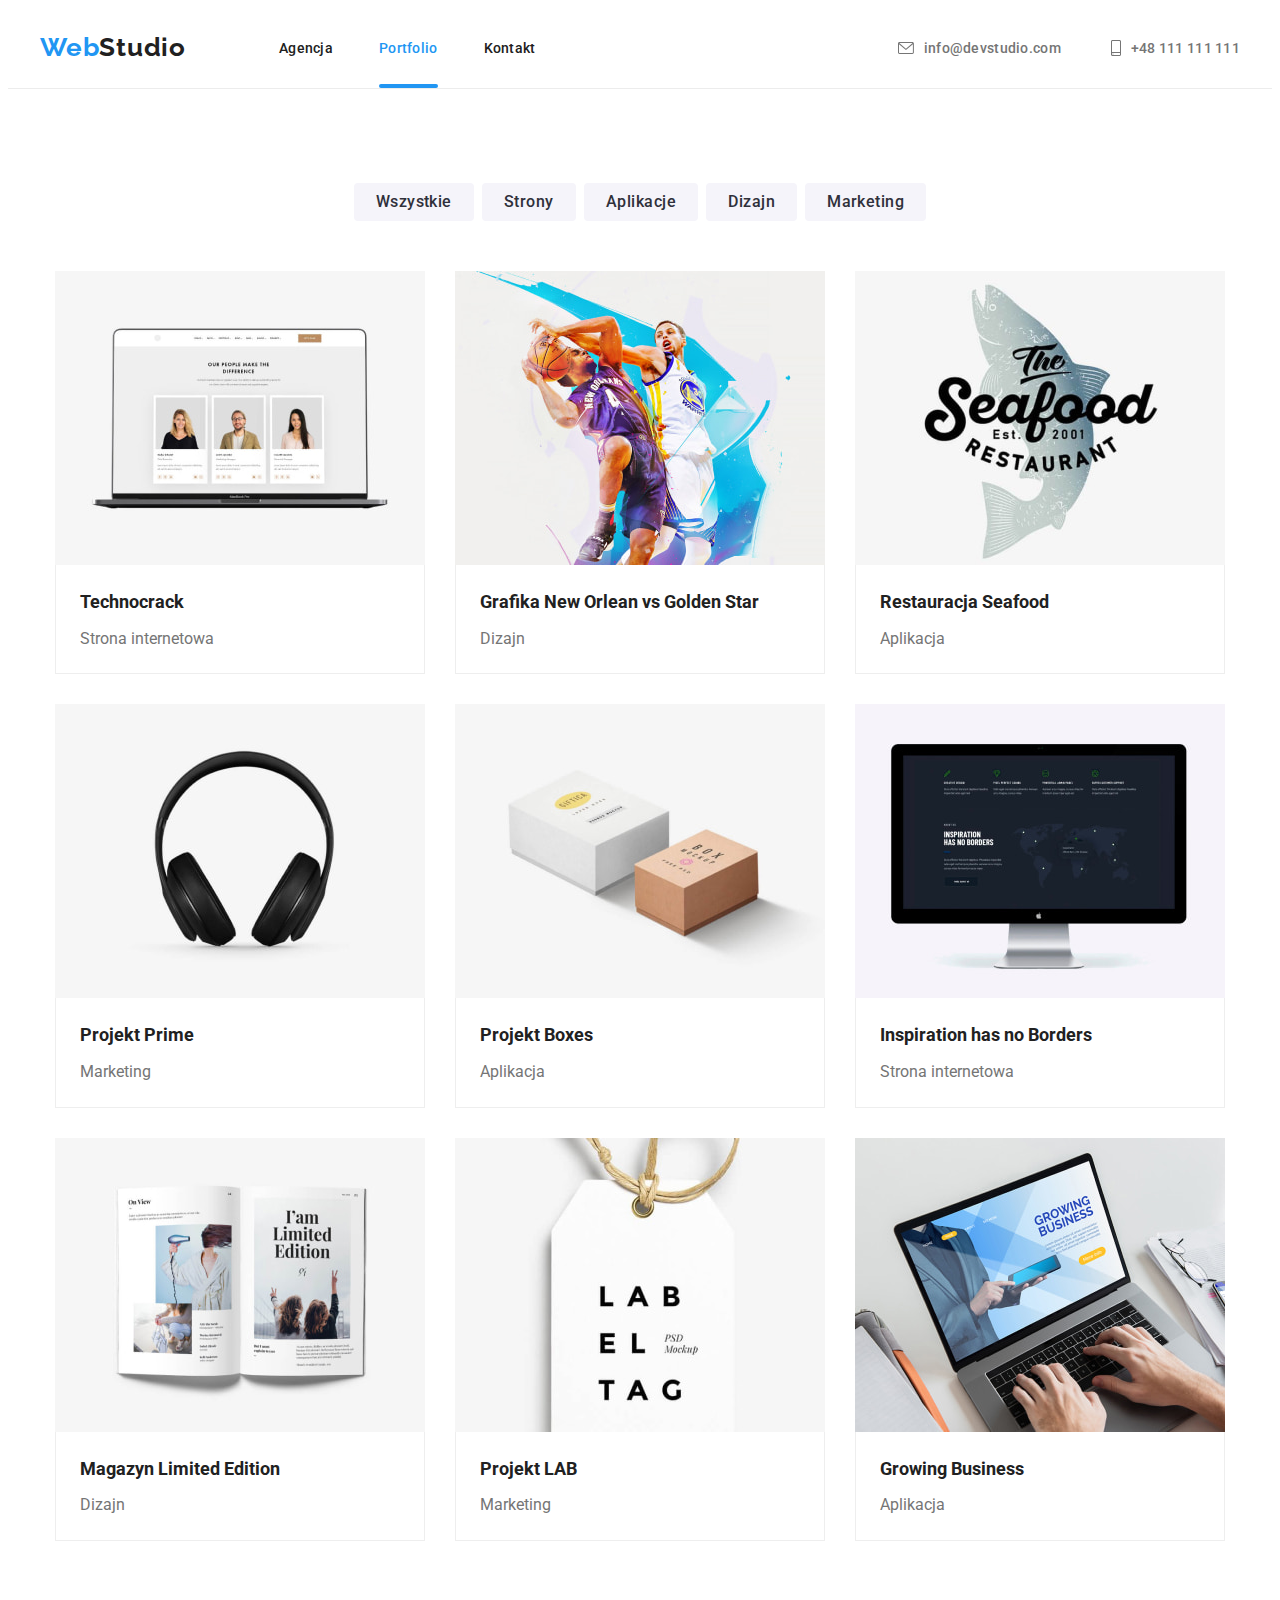
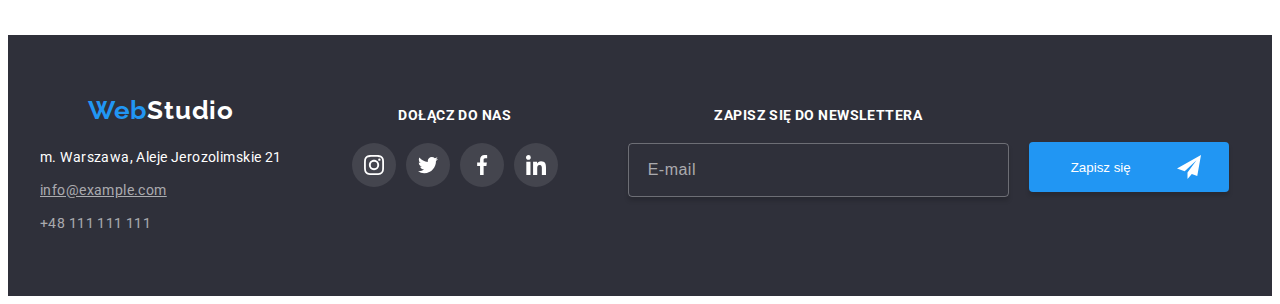
<file: portfolio.html>
<!DOCTYPE html>
<html lang="pl">
  <head>
    <meta charset="UTF-8" />
    <meta http-equiv="X-UA-Compatible" content="IE=edge" />
    <meta name="viewport" content="width=device-width, initial-scale=1.0" />
    <title>Portfolio</title>
    <link
      rel="stylesheet"
      href="https://cdnjs.cloudflare.com/ajax/libs/modern-normalize/1.1.0/modern-normalize.min.css"
      integrity="sha512-wpPYUAdjBVSE4KJnH1VR1HeZfpl1ub8YT/NKx4PuQ5NmX2tKuGu6U/JRp5y+Y8XG2tV+wKQpNHVUX03MfMFn9Q=="
      crossorigin="anonymous"
      referrerpolicy="no-referrer"
    />
    <link
      href="https://fonts.googleapis.com/css2?family=Raleway:wght@700&family=Roboto:wght@400;500;700;900&display=swap"
      rel="stylesheet"
    />
    <link href="./css/main.min.css" rel="stylesheet" />
  </head>
  <body>
    <header class="header-border">
      <div class="container container--header">
        <nav class="main-nav">
          <a class="main-nav__logo" href="./index.html"
            >Web<span class="main-nav__logo main-nav__logo--black"
              >Studio</span
            ></a
          >
          <ul class="main-nav__links">
            <li>
              <a class="main-nav__links-item" href="./index.html">Agencja</a>
            </li>
            <li>
              <a
                class="main-nav__links-item main-nav__links-item--underline"
                href="./portfolio.html"
                >Portfolio</a
              >
            </li>
            <li><a class="main-nav__links-item" href="#">Kontakt</a></li>
          </ul>
        </nav>
        <div class="contact-links">
          <a class="contact-links__item" href="mailto:info@devstudio.com">
            <svg class="contact-links__icon" width="16" height="12">
              <use href="./images/icons.svg#icon-envelope"></use>
            </svg>
            info@devstudio.com</a
          >
          <a class="contact-links__item" href="tel:+48111111111">
            <svg class="contact-links__icon" width="10" height="16">
              <use href="./images/icons.svg#icon-smartphone"></use>
            </svg>
            +48 111 111 111</a
          >
        </div>
      </div>
    </header>
    <main class="section">
      <div class="container">
        <ul class="filter__list">
          <li>
            <button class="filter__button" type="button">Wszystkie</button>
          </li>
          <li><button class="filter__button" type="button">Strony</button></li>
          <li>
            <button class="filter__button" type="button">Aplikacje</button>
          </li>
          <li><button class="filter__button" type="button">Dizajn</button></li>
          <li>
            <button class="filter__button" type="button">Marketing</button>
          </li>
        </ul>
      </div>
      <div class="container">
        <ul class="grid">
          <li>
            <figure class="grid__item" tabindex="0">
              <div class="grid__container">
                <img
                  src="./images/portfolio1.jpg"
                  alt="screen of a laptop"
                  width="370"
                  height="294"
                />
                <div class="grid__image-overlay">
                  <p>
                    Technocrack jest popularną platformą wykorzystywaną do
                    rozpowszechniania koronawirusa. Firmy wykorzystują tę
                    platformę do celów szpiegowskich i ataków na
                    niezabezpieczone serwery konkurencji
                  </p>
                </div>
              </div>
              <figcaption>
                <span class="grid__image-caption">Technocrack</span>
                <span class="grid__image-caption grid__image-caption--smaller"
                  >Strona internetowa</span
                >
              </figcaption>
            </figure>
          </li>
          <li>
            <figure class="grid__item" tabindex="0">
              <div class="grid__container">
                <img
                  src="./images/portfolio2.jpg"
                  alt="design of people playing basketball"
                  width="370"
                  height="294"
                />
                <div class="grid__image-overlay">
                  <p>
                    Technocrack jest popularną platformą wykorzystywaną do
                    rozpowszechniania koronawirusa. Firmy wykorzystują tę
                    platformę do celów szpiegowskich i ataków na
                    niezabezpieczone serwery konkurencji
                  </p>
                </div>
              </div>
              <figcaption>
                <span class="grid__image-caption"
                  >Grafika New Orlean vs Golden Star</span
                >
                <span class="grid__image-caption grid__image-caption--smaller"
                  >Dizajn</span
                >
              </figcaption>
            </figure>
          </li>
          <li>
            <figure class="grid__item" tabindex="0">
              <div class="grid__container">
                <img
                  src="./images/portfolio3.jpg"
                  alt="logo of a restaurant"
                  width="370"
                  height="294"
                />
                <div class="grid__image-overlay">
                  <p>
                    Technocrack jest popularną platformą wykorzystywaną do
                    rozpowszechniania koronawirusa. Firmy wykorzystują tę
                    platformę do celów szpiegowskich i ataków na
                    niezabezpieczone serwery konkurencji
                  </p>
                </div>
              </div>
              <figcaption>
                <span class="grid__image-caption">Restauracja Seafood</span>
                <span class="grid__image-caption grid__image-caption--smaller"
                  >Aplikacja</span
                >
              </figcaption>
            </figure>
          </li>
          <li>
            <figure class="grid__item" tabindex="0">
              <div class="grid__container">
                <img
                  src="./images/portfolio4.jpg"
                  alt="headphones"
                  width="370"
                  height="294"
                />
                <div class="grid__image-overlay">
                  <p>
                    Technocrack jest popularną platformą wykorzystywaną do
                    rozpowszechniania koronawirusa. Firmy wykorzystują tę
                    platformę do celów szpiegowskich i ataków na
                    niezabezpieczone serwery konkurencji
                  </p>
                </div>
              </div>
              <figcaption>
                <span class="grid__image-caption">Projekt Prime</span>
                <span class="grid__image-caption grid__image-caption--smaller"
                  >Marketing</span
                >
              </figcaption>
            </figure>
          </li>
          <li>
            <figure class="grid__item" tabindex="0">
              <div class="grid__container">
                <img
                  src="./images/portfolio5.jpg"
                  alt="designed boxes"
                  width="370"
                  height="294"
                />
                <div class="grid__image-overlay">
                  <p>
                    Technocrack jest popularną platformą wykorzystywaną do
                    rozpowszechniania koronawirusa. Firmy wykorzystują tę
                    platformę do celów szpiegowskich i ataków na
                    niezabezpieczone serwery konkurencji
                  </p>
                </div>
              </div>
              <figcaption>
                <span class="grid__image-caption">Projekt Boxes</span>
                <span class="grid__image-caption grid__image-caption--smaller"
                  >Aplikacja</span
                >
              </figcaption>
            </figure>
          </li>
          <li>
            <figure class="grid__item" tabindex="0">
              <div class="grid__container">
                <img
                  src="./images/portfolio6.jpg"
                  alt="computer screen with world's map"
                  width="370"
                  height="294"
                />
                <div class="grid__image-overlay">
                  <p>
                    Technocrack jest popularną platformą wykorzystywaną do
                    rozpowszechniania koronawirusa. Firmy wykorzystują tę
                    platformę do celów szpiegowskich i ataków na
                    niezabezpieczone serwery konkurencji
                  </p>
                </div>
              </div>
              <figcaption>
                <span class="grid__image-caption"
                  >Inspiration has no Borders</span
                >
                <span class="grid__image-caption grid__image-caption--smaller"
                  >Strona internetowa</span
                >
              </figcaption>
            </figure>
          </li>
          <li>
            <figure class="grid__item" tabindex="0">
              <div class="grid__container">
                <img
                  src="./images/portfolio7.jpg"
                  alt="limited edition magazine"
                  width="370"
                  height="294"
                />
                <div class="grid__image-overlay">
                  <p>
                    Technocrack jest popularną platformą wykorzystywaną do
                    rozpowszechniania koronawirusa. Firmy wykorzystują tę
                    platformę do celów szpiegowskich i ataków na
                    niezabezpieczone serwery konkurencji
                  </p>
                </div>
              </div>
              <figcaption>
                <span class="grid__image-caption">Magazyn Limited Edition</span>
                <span class="grid__image-caption grid__image-caption--smaller"
                  >Dizajn</span
                >
              </figcaption>
            </figure>
          </li>
          <li>
            <figure class="grid__item" tabindex="0">
              <div class="grid__container">
                <img
                  src="./images/portfolio8.jpg"
                  alt="designed label tag"
                  width="370"
                  height="294"
                />
                <div class="grid__image-overlay">
                  <p>
                    Technocrack jest popularną platformą wykorzystywaną do
                    rozpowszechniania koronawirusa. Firmy wykorzystują tę
                    platformę do celów szpiegowskich i ataków na
                    niezabezpieczone serwery konkurencji
                  </p>
                </div>
              </div>
              <figcaption>
                <span class="grid__image-caption">Projekt LAB</span>
                <span class="grid__image-caption grid__image-caption--smaller"
                  >Marketing</span
                >
              </figcaption>
            </figure>
          </li>
          <li>
            <figure class="grid__item" tabindex="0">
              <div class="grid__container">
                <img
                  src="./images/portfolio9.jpg"
                  alt="laptop screen with growing business website"
                  width="370"
                  height="294"
                />
                <div class="grid__image-overlay">
                  <p>
                    Technocrack jest popularną platformą wykorzystywaną do
                    rozpowszechniania koronawirusa. Firmy wykorzystują tę
                    platformę do celów szpiegowskich i ataków na
                    niezabezpieczone serwery konkurencji
                  </p>
                </div>
              </div>
              <figcaption>
                <span class="grid__image-caption">Growing Business</span>
                <span class="grid__image-caption grid__image-caption--smaller"
                  >Aplikacja</span
                >
              </figcaption>
            </figure>
          </li>
        </ul>
      </div>
    </main>
    <footer class="page-section__background page-section__background--dark">
      <div class="container container--footer">
        <div class="footer__box">
          <a class="main-nav__logo main-nav__logo--footer" href="./index.html"
            >Web<span class="main-nav__logo main-nav__logo--white"
              >Studio</span
            ></a
          >
          <address>
            m. Warszawa, Aleje Jerozolimskie 21
            <a
              class="contact-links__footer contact-links__footer--underlined"
              href="mailto:info@example.com"
              >info@example.com</a
            >
            <a class="contact-links__footer" href="tel:+48111111111"
              >+48 111 111 111</a
            >
          </address>
        </div>
        <div class="footer-socials">
          <span class="footer__text">Dołącz do nas</span>
          <ul class="footer-socials__list">
            <li>
              <a class="footer-socials__item" href="#">
                <svg width="20" height="20">
                  <use href="./images/icons.svg#icon-instagram-2"></use>
                </svg>
              </a>
            </li>
            <li>
              <a class="footer-socials__item" href="#">
                <svg width="20" height="20">
                  <use href="./images/icons.svg#icon-twitter-1"></use>
                </svg>
              </a>
            </li>
            <li>
              <a class="footer-socials__item" href="#">
                <svg width="20" height="20">
                  <use href="./images/icons.svg#icon-facebook-1"></use>
                </svg>
              </a>
            </li>
            <li>
              <a class="footer-socials__item" href="#">
                <svg width="20" height="20">
                  <use href="./images/icons.svg#icon-linkedin-1"></use>
                </svg>
              </a>
            </li>
          </ul>
        </div>
        <div class="footer-newsletter">
          <form method="post" id="id-newsletter">
            <label class="footer-newsletter__box">
              <span class="footer__text">Zapisz się do newslettera</span>
              <input
                class="footer-newsletter__input"
                type="email"
                name="newsletter-email"
                placeholder="E-mail"
                required
              />
            </label>
          </form>
          <button type="submit" form="id-newsletter">
            Zapisz się
            <svg width="24" height="24">
              <use href="./images/icons.svg#icon-icon-send"></use>
            </svg>
          </button>
        </div>
      </div>
    </footer>
  </body>
</html>
</file>
<file: css/main.min.css>
@media screen and (min-width: 768px){.mobile-header{display:none}.menu-container{display:none}}@media screen and (max-width: 767px){.mobile-header{display:-webkit-box;display:-ms-flexbox;display:flex;-webkit-box-align:center;-ms-flex-align:center;align-items:center;-webkit-box-pack:justify;-ms-flex-pack:justify;justify-content:space-between}.mobile-header .main-nav__logo--black{color:#212121;margin:0}.menu-toggle{min-height:40px;min-width:40px;display:-webkit-box;display:-ms-flexbox;display:flex;-webkit-box-align:center;-ms-flex-align:center;align-items:center;-webkit-box-pack:center;-ms-flex-pack:center;justify-content:center;margin:0;padding:0;background-color:rgba(0,0,0,0);cursor:pointer;border:none;border-radius:50%;outline:none;-webkit-transition:color 250ms cubic-bezier(0.4, 0, 0.2, 1);transition:color 250ms cubic-bezier(0.4, 0, 0.2, 1)}.menu-toggle:hover,.menu-toggle:focus{color:#2196f3}.mobile-menu{list-style:none;display:-webkit-box;display:-ms-flexbox;display:flex;-webkit-box-orient:vertical;-webkit-box-direction:normal;-ms-flex-direction:column;flex-direction:column;gap:32px;padding:0;margin:0}.mobile-menu__wrapper{display:-webkit-box;display:-ms-flexbox;display:flex;-webkit-box-orient:horizontal;-webkit-box-direction:reverse;-ms-flex-direction:row-reverse;flex-direction:row-reverse;-webkit-box-align:start;-ms-flex-align:start;align-items:flex-start;-webkit-box-pack:justify;-ms-flex-pack:justify;justify-content:space-between}.mobile-menu__wrapper .menu-toggle{margin:-38px -25px 0 0}.mobile-menu__flex{display:-webkit-box;display:-ms-flexbox;display:flex;-webkit-box-orient:vertical;-webkit-box-direction:normal;-ms-flex-direction:column;flex-direction:column;height:100%;-webkit-box-pack:justify;-ms-flex-pack:justify;justify-content:space-between}.mobile-menu__link{text-decoration:none;color:#212121;font-weight:500;font-size:40px;line-height:47px;letter-spacing:.02em;font-family:"Roboto",sans-serif;-webkit-transition:color 250ms cubic-bezier(0.4, 0, 0.2, 1);transition:color 250ms cubic-bezier(0.4, 0, 0.2, 1)}.mobile-menu__link:hover,.mobile-menu__link:focus{color:#2196f3}.mobile-menu__number{display:inline-block;font-family:"Roboto",sans-serif;font-weight:500;font-size:34px;line-height:40px;letter-spacing:.02em;color:#2196f3;text-decoration:none}.mobile-menu__mail{display:block;font-family:"Roboto",sans-serif;font-weight:500;font-size:24px;line-height:28px;letter-spacing:.02em;color:#757575;margin-top:32px;text-decoration:none}.mobile-menu__socials{display:-webkit-box;display:-ms-flexbox;display:flex;-ms-flex-wrap:wrap;flex-wrap:wrap;list-style:none;gap:10px;margin-top:64px}.mobile-menu__item{padding-right:10px;color:#2196f3;font-family:"Roboto",sans-serif;font-weight:500;font-size:18px;line-height:1.22;letter-spacing:.02em;border-right:1px solid rgba(33,33,33,.2)}.menu-container{position:fixed;top:0;left:0;width:100vw;height:100%;padding:48px 40px;background-color:#fff;z-index:2;opacity:0;pointer-events:none;-webkit-transform:translateX(100%);transform:translateX(100%);-webkit-transition:-webkit-transform 250ms cubic-bezier(0.4, 0, 0.2, 1);transition:-webkit-transform 250ms cubic-bezier(0.4, 0, 0.2, 1);transition:transform 250ms cubic-bezier(0.4, 0, 0.2, 1);transition:transform 250ms cubic-bezier(0.4, 0, 0.2, 1), -webkit-transform 250ms cubic-bezier(0.4, 0, 0.2, 1)}.menu-container.is-open{display:block;-webkit-transform:translateX(0);transform:translateX(0);opacity:1;pointer-events:all}}.main-nav{display:none}.contact-links{display:none}.main-nav__logo{text-decoration:none;font-family:"Raleway",sans-serif;font-style:normal;font-weight:700;font-size:24px;line-height:28px;letter-spacing:.03em;color:#2196f3}.main-nav__logo--white{color:#fff;margin:0}.main-nav__logo--footer{padding:0;margin:0}.contact-links__footer{color:rgba(255,255,255,.6);line-height:1.71;text-decoration:none;-webkit-transition:color 250ms cubic-bezier(0.4, 0, 0.2, 1);transition:color 250ms cubic-bezier(0.4, 0, 0.2, 1)}.contact-links__footer:focus,.contact-links__footer:hover{color:#2196f3}@media screen and (min-width: 768px){.menu-toggle{display:none}.main-nav{display:-webkit-box;display:-ms-flexbox;display:flex;-webkit-box-align:center;-ms-flex-align:center;align-items:center;gap:83px}.main-nav__logo{text-decoration:none;font-family:"Raleway",sans-serif;font-style:normal;font-weight:700;font-size:24px;line-height:28px;letter-spacing:.03em;color:#2196f3}.main-nav__logo--black{color:#212121;margin:0}.main-nav__logo--white{color:#fff;margin:0}.main-nav__logo--footer{padding:0;margin:0}.main-nav__links{list-style:none;display:-webkit-box;display:-ms-flexbox;display:flex;gap:60px}.main-nav__links-item{text-decoration:none;color:#212121;font-weight:500;line-height:1.15;font-size:14px;letter-spacing:.02em;position:relative;-webkit-transition:color 250ms cubic-bezier(0.4, 0, 0.2, 1);transition:color 250ms cubic-bezier(0.4, 0, 0.2, 1)}.main-nav__links-item:hover,.main-nav__links-item:focus{color:#2196f3}.main-nav__links-item--underline{position:relative;color:#2196f3}.main-nav__links-item--underline::after,.main-nav__links-item:hover::after,.main-nav__links-item:focus::after{content:"";width:100%;height:4px;background-color:#2196f3;border-radius:2px;position:absolute;left:0;bottom:-32px}.contact-links{display:-webkit-box;display:-ms-flexbox;display:flex;-webkit-box-orient:vertical;-webkit-box-direction:normal;-ms-flex-direction:column;flex-direction:column;gap:10px}.contact-links__item{display:-webkit-box;display:-ms-flexbox;display:flex;-webkit-box-align:center;-ms-flex-align:center;align-items:center;text-decoration:none;gap:8px;color:#757575;font-weight:500;font-size:12px;letter-spacing:.02em;-webkit-transition:color 250ms cubic-bezier(0.4, 0, 0.2, 1);transition:color 250ms cubic-bezier(0.4, 0, 0.2, 1)}.contact-links__item:hover,.contact-links__item:focus{color:#2196f3}.contact-links__icon{fill:currentColor}.contact-links__footer{color:rgba(255,255,255,.6);line-height:1.71;text-decoration:none;-webkit-transition:color 250ms cubic-bezier(0.4, 0, 0.2, 1);transition:color 250ms cubic-bezier(0.4, 0, 0.2, 1);width:-webkit-fit-content;width:-moz-fit-content;width:fit-content}.contact-links__footer:focus,.contact-links__footer:hover{color:#2196f3}}@media screen and (min-width: 1200px){.main-nav{gap:93px}.main-nav__logo{font-size:26px;line-height:31px}.main-nav__logo--footer{padding:0;margin:0}.main-nav__links{gap:46px}.contact-links{-webkit-box-orient:horizontal;-webkit-box-direction:normal;-ms-flex-direction:row;flex-direction:row;gap:50px}.contact-links__item{gap:10px;font-size:14px}.contact-links__footer--underlined{text-decoration:underline}.contact-links__footer--underlined:focus,.contact-links__footer--underlined:hover{color:#2196f3}}.order{display:-webkit-box;display:-ms-flexbox;display:flex;-webkit-box-orient:vertical;-webkit-box-direction:normal;-ms-flex-direction:column;flex-direction:column;-webkit-box-pack:center;-ms-flex-pack:center;justify-content:center;-webkit-box-align:center;-ms-flex-align:center;align-items:center;gap:30px}.order__background{background:-webkit-gradient(linear, left top, left bottom, from(rgba(47, 48, 58, 0.4)), to(rgba(47, 48, 58, 0.4))),url(../images/backgroundmob@1x.jpg);background:linear-gradient(rgba(47, 48, 58, 0.4), rgba(47, 48, 58, 0.4)),url(../images/backgroundmob@1x.jpg);background-position:center;background-size:884px;background-repeat:no-repeat}@media screen and (min-device-pixel-ratio: 2),screen and (-webkit-min-device-pixel-ratio: 2),screen and (min-resolution: 192dpi),screen and (min-resolution: 2dppx){.order__background{background:-webkit-gradient(linear, left top, left bottom, from(rgba(47, 48, 58, 0.4)), to(rgba(47, 48, 58, 0.4))),url(../images/backgroundmob@2x.jpg);background:linear-gradient(rgba(47, 48, 58, 0.4), rgba(47, 48, 58, 0.4)),url(../images/backgroundmob@2x.jpg)}}.order__text{font-weight:900;font-size:26px;line-height:1.62;color:#fff;text-transform:uppercase;letter-spacing:.06em;font-style:normal;display:block;text-align:center;margin:0 42px}.order__button{background-color:#2196f3;color:#fff;font-size:16px;font-weight:700;font-family:"Roboto",sans-serif;cursor:pointer;outline:none;border:none;width:200px;height:50px;border-radius:4px;margin-bottom:58px}@media screen and (min-width: 768px){.order__background{background:-webkit-gradient(linear, left top, left bottom, from(rgba(47, 48, 58, 0.4)), to(rgba(47, 48, 58, 0.4))),url(../images/backgroundtab@1x.jpg);background:linear-gradient(rgba(47, 48, 58, 0.4), rgba(47, 48, 58, 0.4)),url(../images/backgroundtab@1x.jpg);background-repeat:no-repeat;background-position:center;background-size:1168px}}@media screen and (min-width: 768px)and (min-device-pixel-ratio: 2),screen and (min-width: 768px)and (-webkit-min-device-pixel-ratio: 2),screen and (min-width: 768px)and (min-resolution: 192dpi),screen and (min-width: 768px)and (min-resolution: 2dppx){.order__background{background:-webkit-gradient(linear, left top, left bottom, from(rgba(47, 48, 58, 0.4)), to(rgba(47, 48, 58, 0.4))),url(../images/backgroundtab@2x.jpg);background:linear-gradient(rgba(47, 48, 58, 0.4), rgba(47, 48, 58, 0.4)),url(../images/backgroundtab@2x.jpg)}}@media screen and (min-width: 768px){.order__text{margin:58px 186px 0 187px}}@media screen and (min-width: 1200px){.order__background{background:-webkit-gradient(linear, left top, left bottom, from(rgba(47, 48, 58, 0.4)), to(rgba(47, 48, 58, 0.4))),url(../images/backgrounddesk@1x.jpg);background:linear-gradient(rgba(47, 48, 58, 0.4), rgba(47, 48, 58, 0.4)),url(../images/backgrounddesk@1x.jpg);background-repeat:no-repeat;background-position:center;background-size:1600px}}@media screen and (min-width: 1200px)and (min-device-pixel-ratio: 2),screen and (min-width: 1200px)and (-webkit-min-device-pixel-ratio: 2),screen and (min-width: 1200px)and (min-resolution: 192dpi),screen and (min-width: 1200px)and (min-resolution: 2dppx){.order__background{background:-webkit-gradient(linear, left top, left bottom, from(rgba(47, 48, 58, 0.4)), to(rgba(47, 48, 58, 0.4))),url(../images/backgrounddesk@2x.jpg);background:linear-gradient(rgba(47, 48, 58, 0.4), rgba(47, 48, 58, 0.4)),url(../images/backgrounddesk@2x.jpg)}}@media screen and (min-width: 1200px){.order__text{font-size:44px;line-height:1.36;margin:106px 252px 0}}@media screen and (min-width: 1200px){.order__button{margin-bottom:106px}}.is-hidden{opacity:0;visibility:hidden;pointer-events:none;-webkit-transition:opacity 250ms cubic-bezier(0.4, 0, 0.2, 1),visibility 250ms cubic-bezier(0.4, 0, 0.2, 1);transition:opacity 250ms cubic-bezier(0.4, 0, 0.2, 1),visibility 250ms cubic-bezier(0.4, 0, 0.2, 1)}.modal-backdrop{background-color:rgba(0,0,0,.2);position:fixed;display:-webkit-box;display:-ms-flexbox;display:flex;z-index:1;top:0;right:0;bottom:0;left:0;-webkit-transition:opacity 250ms cubic-bezier(0.4, 0, 0.2, 1);transition:opacity 250ms cubic-bezier(0.4, 0, 0.2, 1)}.modal-backdrop.is-hidden .modal{-webkit-transform:scale(0);transform:scale(0)}.modal{background-color:#fff;margin:auto;width:450px;height:609px;position:relative;-webkit-transition:-webkit-transform 250ms cubic-bezier(0.4, 0, 0.2, 1);transition:-webkit-transform 250ms cubic-bezier(0.4, 0, 0.2, 1);transition:transform 250ms cubic-bezier(0.4, 0, 0.2, 1);transition:transform 250ms cubic-bezier(0.4, 0, 0.2, 1), -webkit-transform 250ms cubic-bezier(0.4, 0, 0.2, 1);text-align:center;padding-top:40px}.modal__close-btn{width:30px;height:30px;border-radius:50%;position:absolute;display:-webkit-box;display:-ms-flexbox;display:flex;-webkit-box-align:center;-ms-flex-align:center;align-items:center;top:8px;right:8px;border:1px solid rgba(0,0,0,.1);background-color:#fff;cursor:pointer}.modal__close-btn:hover,.modal__close-btn:focus{fill:#2196f3}.modal__text{font-weight:700;font-size:20px;text-align:center;letter-spacing:.03em;display:inline-block;margin-bottom:12px}.modal button[type=submit]{width:200px;height:50px;margin-top:30px;background-color:#2196f3;color:#fff;border:none;border-radius:4px;font-weight:700;font-size:16px;line-height:1.88;letter-spacing:.06em;-webkit-box-shadow:0px 4px 4px rgba(0,0,0,.15);box-shadow:0px 4px 4px rgba(0,0,0,.15);cursor:pointer}.modal-form{display:-webkit-box;display:-ms-flexbox;display:flex;-webkit-box-orient:vertical;-webkit-box-direction:normal;-ms-flex-direction:column;flex-direction:column;-webkit-box-align:start;-ms-flex-align:start;align-items:flex-start;margin-left:40px}.modal-form__text{font-size:12px;line-height:1.17;letter-spacing:.01em}.modal-form__svg{position:relative;margin-top:4px;margin-bottom:10px}.modal-form__svg:focus-within svg{fill:#2196f3}.modal-form__svg svg{position:absolute;left:12px;top:11px;-webkit-transition:fill 250ms cubic-bezier(0.4, 0, 0.2, 1);transition:fill 250ms cubic-bezier(0.4, 0, 0.2, 1)}.modal-form__input{width:370px;height:40px;display:inline-block;position:relative;padding:0 16px 0 42px;border:1px solid rgba(33,33,33,.2);border-radius:4px;-webkit-transition:border-color 250ms cubic-bezier(0.4, 0, 0.2, 1);transition:border-color 250ms cubic-bezier(0.4, 0, 0.2, 1)}.modal-form__input:focus{outline:none;border-color:#2196f3}.modal-form__input--comment{resize:none;height:120px;margin-top:4px;margin-bottom:20px;padding-top:12px;padding-left:16px}.modal-form__input--comment::-webkit-input-placeholder{font-size:12px;line-height:14px;letter-spacing:.01em;color:rgba(117,117,117,.5)}.modal-form__input--comment::-moz-placeholder{font-size:12px;line-height:14px;letter-spacing:.01em;color:rgba(117,117,117,.5)}.modal-form__input--comment:-ms-input-placeholder{font-size:12px;line-height:14px;letter-spacing:.01em;color:rgba(117,117,117,.5)}.modal-form__input--comment::-ms-input-placeholder{font-size:12px;line-height:14px;letter-spacing:.01em;color:rgba(117,117,117,.5)}.modal-form__input--comment::placeholder{font-size:12px;line-height:14px;letter-spacing:.01em;color:rgba(117,117,117,.5)}.modal-checkbox{display:-webkit-box;display:-ms-flexbox;display:flex;gap:8px;position:relative;-webkit-box-align:center;-ms-flex-align:center;align-items:center}.modal-checkbox__input{-webkit-appearance:none;-moz-appearance:none;appearance:none;width:16px;height:15px;border:2px solid #212121;border-radius:2px;z-index:2;-webkit-transition:opacity 250ms cubic-bezier(0.4, 0, 0.2, 1);transition:opacity 250ms cubic-bezier(0.4, 0, 0.2, 1)}.modal-checkbox__input:checked+.modal-checkbox__custom{opacity:1}.modal-checkbox__input:checked{opacity:0}.modal-checkbox__custom{position:absolute;left:0;border-radius:2px;opacity:0;-webkit-transition:opacity 250ms cubic-bezier(0.4, 0, 0.2, 1);transition:opacity 250ms cubic-bezier(0.4, 0, 0.2, 1);background-color:#2196f3}.modal-checkbox__text{font-size:12px;line-height:1.17;letter-spacing:.03em}.modal-checkbox__text a{color:#2196f3}@media screen and (min-width: 1200px){.modal{width:528px;height:581px}.modal-form__input{width:448px}.modal-checkbox{margin-left:15px}.modal-checkbox__text{font-size:14px;line-height:1.71}}.article{display:-webkit-box;display:-ms-flexbox;display:flex;-webkit-box-orient:vertical;-webkit-box-direction:normal;-ms-flex-direction:column;flex-direction:column;list-style:none;gap:30px}.article article{display:-webkit-box;display:-ms-flexbox;display:flex;-webkit-box-orient:vertical;-webkit-box-direction:normal;-ms-flex-direction:column;flex-direction:column;gap:10px}.article__icon{display:-webkit-box;display:-ms-flexbox;display:flex;-webkit-box-pack:center;-ms-flex-pack:center;justify-content:center;-webkit-box-align:center;-ms-flex-align:center;align-items:center;border-radius:4px;background-color:#f5f4fa;padding:25px 0px;margin-bottom:20px}.article__title{font-size:14px;font-weight:700;line-height:1.1;text-transform:uppercase;-ms-flex-item-align:center;align-self:center}.article__text{color:#757575;font-size:14px;line-height:1.71;letter-spacing:.03em}.photo{display:none}@media screen and (min-width: 768px){.article{-webkit-box-orient:horizontal;-webkit-box-direction:normal;-ms-flex-direction:row;flex-direction:row;-ms-flex-wrap:wrap;flex-wrap:wrap}.article article{width:354px}.article__icon{padding:25px 100px}}@media screen and (min-width: 1200px){.article article{width:270px}.photo{display:block}.photo__container{display:-webkit-box;display:-ms-flexbox;display:flex;padding-top:50px;gap:30px}.photo__box{position:relative;display:block;height:294px}.photo__caption{display:-webkit-box;display:-ms-flexbox;display:flex;position:absolute;bottom:0;left:0;width:100%;height:70px;-webkit-box-align:center;-ms-flex-align:center;align-items:center;-webkit-box-pack:center;-ms-flex-pack:center;justify-content:center;background-color:rgba(47,48,58,.8);text-transform:uppercase;font-size:14px;font-weight:700;color:#fff;letter-spacing:.03em}}.card__main-list{display:-webkit-box;display:-ms-flexbox;display:flex;list-style:none;-webkit-box-pack:center;-ms-flex-pack:center;justify-content:center;-ms-flex-wrap:wrap;flex-wrap:wrap;gap:30px;padding-top:20px}.card__main-list figure{height:100%;background:#fff;border-bottom-left-radius:4px;border-bottom-right-radius:4px;margin:0;padding:0;padding-bottom:24px;-webkit-box-shadow:0px 1px 3px rgba(0,0,0,.12),0px 1px 1px rgba(0,0,0,.14),0px 2px 1px rgba(0,0,0,.2);box-shadow:0px 1px 3px rgba(0,0,0,.12),0px 1px 1px rgba(0,0,0,.14),0px 2px 1px rgba(0,0,0,.2)}.card__main-list img{width:100%}.card__text{display:-webkit-box;display:-ms-flexbox;display:flex;-webkit-box-orient:vertical;-webkit-box-direction:normal;-ms-flex-direction:column;flex-direction:column;-webkit-box-align:center;-ms-flex-align:center;align-items:center;gap:10px;padding-top:30px;font-size:16px;line-height:1.19}.card__text--dark{font-weight:500;line-height:1.2;padding:0}.card__text--light{color:#757575;padding:0}.card__secondary-list{list-style:none;display:-webkit-box;display:-ms-flexbox;display:flex;-webkit-box-pack:center;-ms-flex-pack:center;justify-content:center;gap:10px;padding:0;margin:16px 0 0}.card__icon{fill:#afb1b8;width:44px;height:44px;display:-webkit-box;display:-ms-flexbox;display:flex;-webkit-box-align:center;-ms-flex-align:center;align-items:center;border-radius:50%;-webkit-box-pack:center;-ms-flex-pack:center;justify-content:center;-webkit-transition:fill 250ms cubic-bezier(0.4, 0, 0.2, 1),background-color 250ms cubic-bezier(0.4, 0, 0.2, 1);transition:fill 250ms cubic-bezier(0.4, 0, 0.2, 1),background-color 250ms cubic-bezier(0.4, 0, 0.2, 1)}.card__icon:hover,.card__icon:focus{fill:#fff;background-color:#2196f3;cursor:pointer}@media screen and (min-width: 768px){.card__main-list figure{height:536px}.card__main-list img{width:354px;height:374px}}@media screen and (min-width: 1200px){.card__main-list{padding-top:40px}.card__main-list figure{height:428px}.card__main-list img{width:270px;height:260px}}.tabs__list{list-style:none;display:-webkit-box;display:-ms-flexbox;display:flex;-ms-flex-wrap:wrap;flex-wrap:wrap;-webkit-box-pack:center;-ms-flex-pack:center;justify-content:center;gap:30px;margin:0;padding:0;padding-top:20px}.tabs__icon{padding:16px 52px;display:inline-block;fill:#afb1b8;margin:auto;border:#afb1b8 1px solid;border-radius:4px;height:92px;width:210px;-webkit-transition:border 250ms cubic-bezier(0.4, 0, 0.2, 1),fill 250ms cubic-bezier(0.4, 0, 0.2, 1);transition:border 250ms cubic-bezier(0.4, 0, 0.2, 1),fill 250ms cubic-bezier(0.4, 0, 0.2, 1)}.tabs__icon:hover,.tabs__icon:focus{border:#2196f3 1px solid;fill:#2196f3}@media screen and (min-width: 768px){.tabs__icon{padding:16px 60px;width:226px}}@media screen and (min-width: 1200px){.tabs__list{padding-top:40px}.tabs__icon{padding:15px 31px;width:170px}}.footer__box{background-color:#2f303a;display:-webkit-box;display:-ms-flexbox;display:flex;-webkit-box-orient:vertical;-webkit-box-direction:normal;-ms-flex-direction:column;flex-direction:column;-webkit-box-align:center;-ms-flex-align:center;align-items:center;text-align:center;gap:20px;padding-top:60px}.footer__box address{color:#fff;font-style:normal;font-size:14px;display:-webkit-box;display:-ms-flexbox;display:flex;-webkit-box-orient:vertical;-webkit-box-direction:normal;-ms-flex-direction:column;flex-direction:column;line-height:1.71;letter-spacing:.03em;gap:8px}.footer__text{color:#fff;font-weight:700;font-size:14px;line-height:16px;letter-spacing:.03em;text-transform:uppercase;text-align:center}.footer-socials{padding-top:60px;display:-webkit-box;display:-ms-flexbox;display:flex;-webkit-box-orient:vertical;-webkit-box-direction:normal;-ms-flex-direction:column;flex-direction:column;gap:20px}.footer-socials__list{display:-webkit-box;display:-ms-flexbox;display:flex;list-style:none;-webkit-box-pack:center;-ms-flex-pack:center;justify-content:center;gap:10px}.footer-socials__item{background-color:rgba(255,255,255,.1);fill:#fff;width:44px;height:44px;display:-webkit-box;display:-ms-flexbox;display:flex;-webkit-box-align:center;-ms-flex-align:center;align-items:center;border-radius:50%;-webkit-box-pack:center;-ms-flex-pack:center;justify-content:center;-webkit-transition:background-color 250ms cubic-bezier(0.4, 0, 0.2, 1);transition:background-color 250ms cubic-bezier(0.4, 0, 0.2, 1)}.footer-socials__item:hover,.footer-socials__item:focus{fill:#fff;background-color:#2196f3;cursor:pointer}.footer-newsletter{padding:60px 0;display:-webkit-box;display:-ms-flexbox;display:flex;-webkit-box-orient:vertical;-webkit-box-direction:normal;-ms-flex-direction:column;flex-direction:column;gap:20px}.footer-newsletter button{width:200px;height:50px;background-color:#2196f3;border-radius:4px;border:none;color:#fff;display:-webkit-inline-box;display:-ms-inline-flexbox;display:inline-flex;-webkit-box-align:center;-ms-flex-align:center;align-items:center;-webkit-box-pack:justify;-ms-flex-pack:justify;justify-content:space-between;padding-right:28px;padding-left:42px;cursor:pointer;-webkit-box-shadow:0px 4px 4px rgba(0,0,0,.15);box-shadow:0px 4px 4px rgba(0,0,0,.15);-ms-flex-item-align:center;align-self:center}.footer-newsletter__box{display:-webkit-box;display:-ms-flexbox;display:flex;-webkit-box-orient:vertical;-webkit-box-direction:normal;-ms-flex-direction:column;flex-direction:column;gap:20px}.footer-newsletter__input{border:1px solid rgba(255,255,255,.3);border-radius:4px;-webkit-box-shadow:0px 4px 4px rgba(0,0,0,.15);box-shadow:0px 4px 4px rgba(0,0,0,.15);background-color:rgba(0,0,0,0);width:100%;height:50px;line-height:1.2;padding-left:19px;-webkit-transition:border-color 250ms cubic-bezier(0.4, 0, 0.2, 1);transition:border-color 250ms cubic-bezier(0.4, 0, 0.2, 1);color:rgba(255,255,255,.6)}.footer-newsletter__input::-webkit-input-placeholder{font-size:16px;line-height:1.25;letter-spacing:.03em;color:rgba(255,255,255,.6)}.footer-newsletter__input::-moz-placeholder{font-size:16px;line-height:1.25;letter-spacing:.03em;color:rgba(255,255,255,.6)}.footer-newsletter__input:-ms-input-placeholder{font-size:16px;line-height:1.25;letter-spacing:.03em;color:rgba(255,255,255,.6)}.footer-newsletter__input::-ms-input-placeholder{font-size:16px;line-height:1.25;letter-spacing:.03em;color:rgba(255,255,255,.6)}.footer-newsletter__input::placeholder{font-size:16px;line-height:1.25;letter-spacing:.03em;color:rgba(255,255,255,.6)}.footer-newsletter__input:focus{outline:none;border-color:#2196f3}@media screen and (min-width: 768px){.footer__box{display:-webkit-inline-box;display:-ms-inline-flexbox;display:inline-flex;text-align:center;padding-left:61px}.footer-socials{padding-top:65px;margin-left:144px;display:-webkit-inline-box;display:-ms-inline-flexbox;display:inline-flex}.footer-newsletter button{margin:0}.footer-newsletter__input{width:450px;-ms-flex-item-align:center;align-self:center}}@media screen and (min-width: 1200px){.footer__box{display:-webkit-box;display:-ms-flexbox;display:flex;padding:60px 0}.footer__box address{gap:9px}.footer-socials{padding-top:72px;display:-webkit-box;display:-ms-flexbox;display:flex;margin:0}.footer-newsletter{padding-top:72px;display:-webkit-inline-box;display:-ms-inline-flexbox;display:inline-flex;-webkit-box-orient:horizontal;-webkit-box-direction:normal;-ms-flex-direction:row;flex-direction:row;-ms-flex-line-pack:start;align-content:flex-start}.footer-newsletter button{margin-bottom:8px}.footer-newsletter__input{width:358px}}.filter__list{list-style:none;display:-webkit-box;display:-ms-flexbox;display:flex;gap:8px;-webkit-box-pack:center;-ms-flex-pack:center;justify-content:center;padding-bottom:50px}.filter__button{background-color:#f5f4fa;color:#2f303a;font-style:normal;line-height:1.625;font-weight:500;font-size:16px;letter-spacing:.03em;font-family:"Roboto",sans-serif;cursor:pointer;outline:none;border:none;border-radius:4px;padding:6px 22px;-webkit-transition:color 250ms cubic-bezier(0.4, 0, 0.2, 1),background-color 250ms cubic-bezier(0.4, 0, 0.2, 1),-webkit-box-shadow 250ms cubic-bezier(0.4, 0, 0.2, 1);transition:color 250ms cubic-bezier(0.4, 0, 0.2, 1),background-color 250ms cubic-bezier(0.4, 0, 0.2, 1),-webkit-box-shadow 250ms cubic-bezier(0.4, 0, 0.2, 1);transition:color 250ms cubic-bezier(0.4, 0, 0.2, 1),background-color 250ms cubic-bezier(0.4, 0, 0.2, 1),box-shadow 250ms cubic-bezier(0.4, 0, 0.2, 1);transition:color 250ms cubic-bezier(0.4, 0, 0.2, 1),background-color 250ms cubic-bezier(0.4, 0, 0.2, 1),box-shadow 250ms cubic-bezier(0.4, 0, 0.2, 1),-webkit-box-shadow 250ms cubic-bezier(0.4, 0, 0.2, 1)}.filter__button:hover,.filter__button:focus{background-color:#2196f3;color:#fff;-webkit-box-shadow:0px 2px 2px 0px rgba(0,0,0,.1215686275),0px 1px 2px 0px rgba(0,0,0,.0784313725),0px 3px 1px 0px rgba(0,0,0,.1019607843);box-shadow:0px 2px 2px 0px rgba(0,0,0,.1215686275),0px 1px 2px 0px rgba(0,0,0,.0784313725),0px 3px 1px 0px rgba(0,0,0,.1019607843)}.grid{list-style:none;display:-webkit-box;display:-ms-flexbox;display:flex;gap:30px;-ms-flex-wrap:wrap;flex-wrap:wrap;-webkit-box-pack:center;-ms-flex-pack:center;justify-content:center;font-size:0}.grid__item{cursor:pointer;-webkit-transition:-webkit-box-shadow 250ms cubic-bezier(0.4, 0, 0.2, 1);transition:-webkit-box-shadow 250ms cubic-bezier(0.4, 0, 0.2, 1);transition:box-shadow 250ms cubic-bezier(0.4, 0, 0.2, 1);transition:box-shadow 250ms cubic-bezier(0.4, 0, 0.2, 1), -webkit-box-shadow 250ms cubic-bezier(0.4, 0, 0.2, 1)}.grid__item:hover{-webkit-box-shadow:0px 1px 1px 0px rgba(0,0,0,.1215686275),0px 4px 4px 0px rgba(0,0,0,.0588235294),0px 1px 1px 0px rgba(0,0,0,.1215686275);box-shadow:0px 1px 1px 0px rgba(0,0,0,.1215686275),0px 4px 4px 0px rgba(0,0,0,.0588235294),0px 1px 1px 0px rgba(0,0,0,.1215686275)}.grid__item:hover .grid__image-overlay,.grid__item:focus .grid__image-overlay{-webkit-transform:translateY(0);transform:translateY(0)}.grid__container{height:294px;width:370px;overflow:hidden;position:relative}.grid__container image{font-size:0}.grid__image-overlay{background-color:rgba(33,150,243,.9);position:absolute;top:0;bottom:0;-webkit-transform:translateY(100%);transform:translateY(100%);-webkit-transition:-webkit-transform 250ms cubic-bezier(0.4, 0, 0.2, 1);transition:-webkit-transform 250ms cubic-bezier(0.4, 0, 0.2, 1);transition:transform 250ms cubic-bezier(0.4, 0, 0.2, 1);transition:transform 250ms cubic-bezier(0.4, 0, 0.2, 1), -webkit-transform 250ms cubic-bezier(0.4, 0, 0.2, 1);font-size:18px;line-height:1.56;letter-spacing:.03em;padding:49px 45px 49px 24px;text-justify:left;color:#fff}.grid figure{padding:0;margin:0}.grid figcaption{display:-webkit-box;display:-ms-flexbox;display:flex;-webkit-box-orient:vertical;-webkit-box-direction:normal;-ms-flex-direction:column;flex-direction:column;-webkit-box-align:start;-ms-flex-align:start;align-items:flex-start;gap:4px;padding:20px 24px;border:1px solid #eee;border-top:none}.grid__image-caption{padding:2px 0;font-size:18px;line-height:1.71;font-weight:700}.grid__image-caption--smaller{color:#757575;line-height:1.6;font-size:16px;font-weight:400}h1,h2,h3,h4,h5,h6,p,li,ul{padding:0;margin:0}body{font-family:"Roboto",sans-serif;color:#212121}img{display:block;width:100%;height:auto}.header-border{border-bottom:1px solid #ececec;padding:10px 0;position:relative}.container{margin:0 auto;max-width:480px;padding:0 15px}.section{padding:60px 0}.section__title{font-weight:700;font-size:28px;line-height:1.17;text-align:center;vertical-align:top;margin-bottom:10px}.page-section__background{margin:0 auto}.page-section__background--dark{background-color:#2f303a}.page-section__background--grey{background-color:#f5f4fa}@media screen and (min-width: 768px){.header-border{border-bottom:1px solid #ececec;padding:21px 0;position:relative}.container{max-width:768px}.container--header{display:-webkit-box;display:-ms-flexbox;display:flex;-webkit-box-pack:justify;-ms-flex-pack:justify;justify-content:space-between;-webkit-box-align:center;-ms-flex-align:center;align-items:center}.page-section__background{min-width:768px}}@media screen and (min-width: 1200px){.header-border{border-bottom:1px solid #ececec;padding:24px 0 25px;position:relative}.container{max-width:1200px}.container--negative-margin{margin-top:-94px}.container--footer{display:-webkit-box;display:-ms-flexbox;display:flex;gap:70px}.section{padding:94px 0}.section__title{font-size:36px}.page-section__background{min-width:1200px}}/*# sourceMappingURL=main.min.css.map */
</file>
